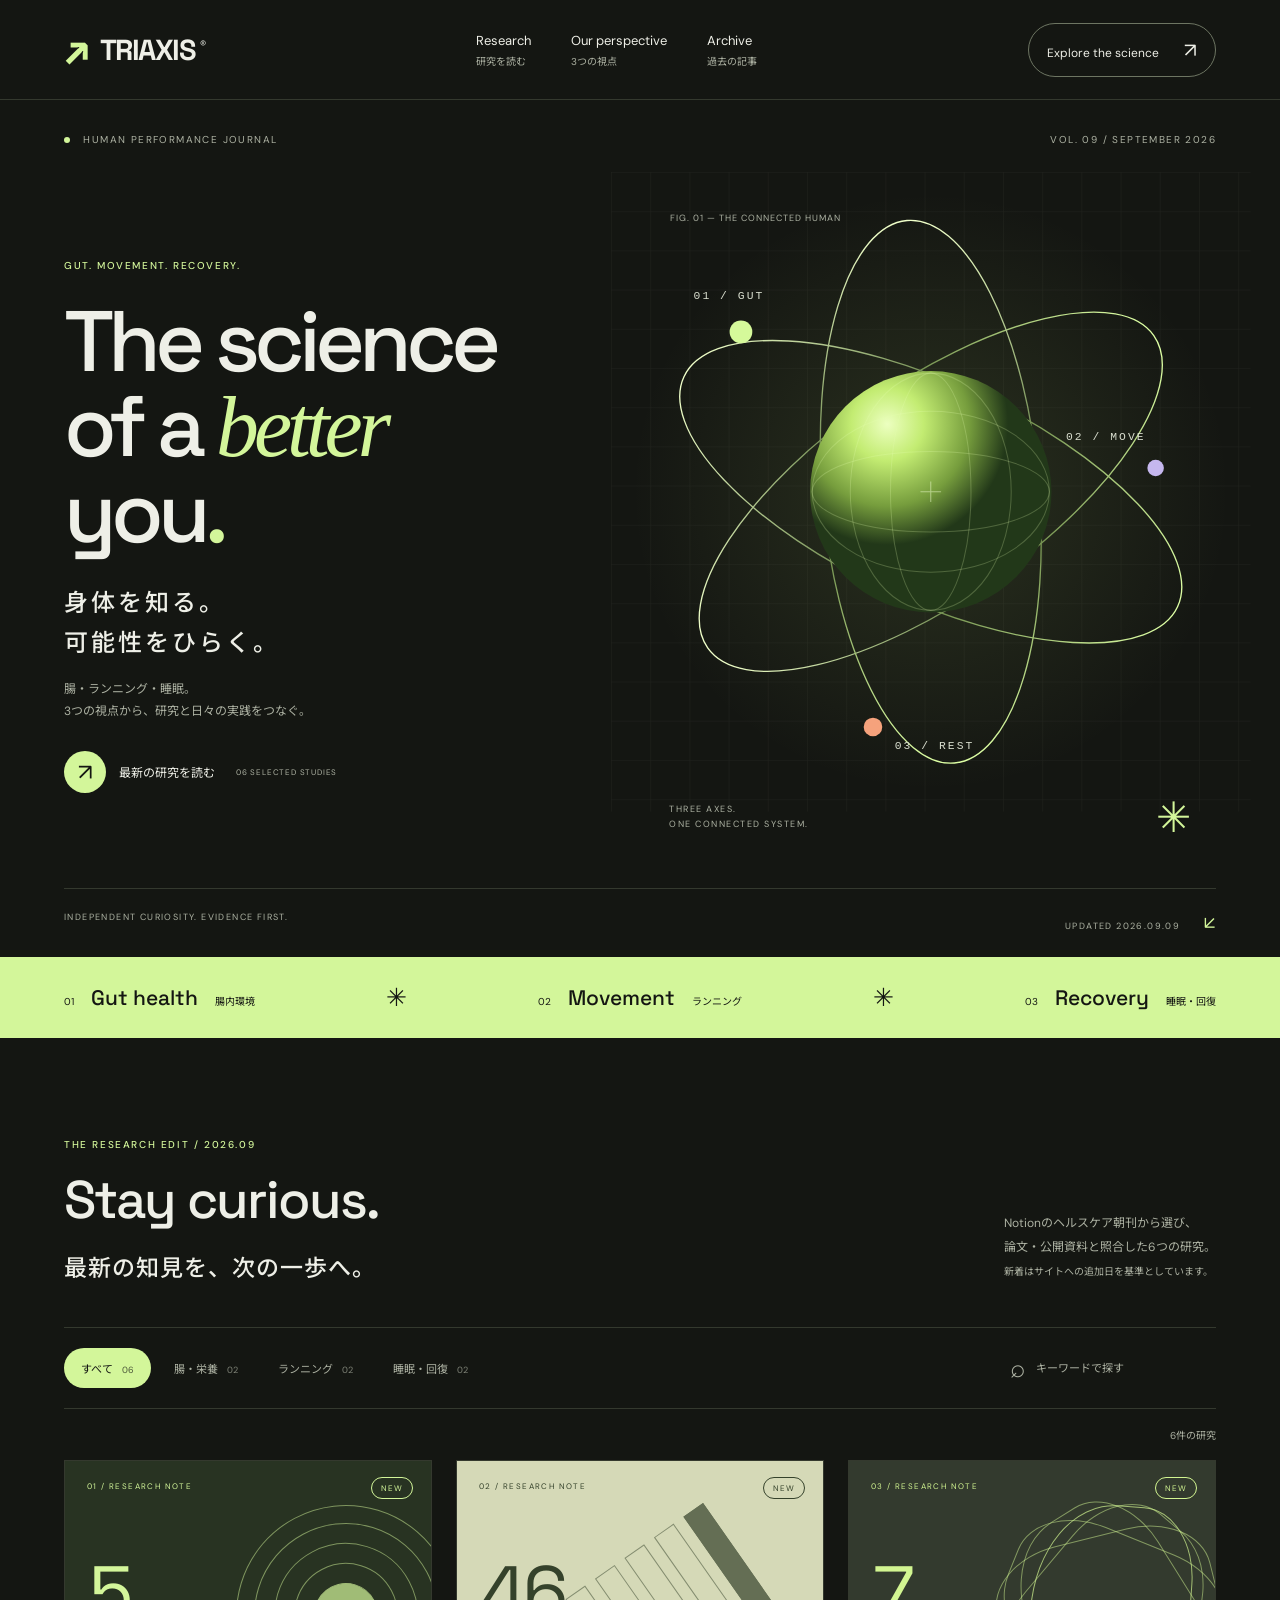
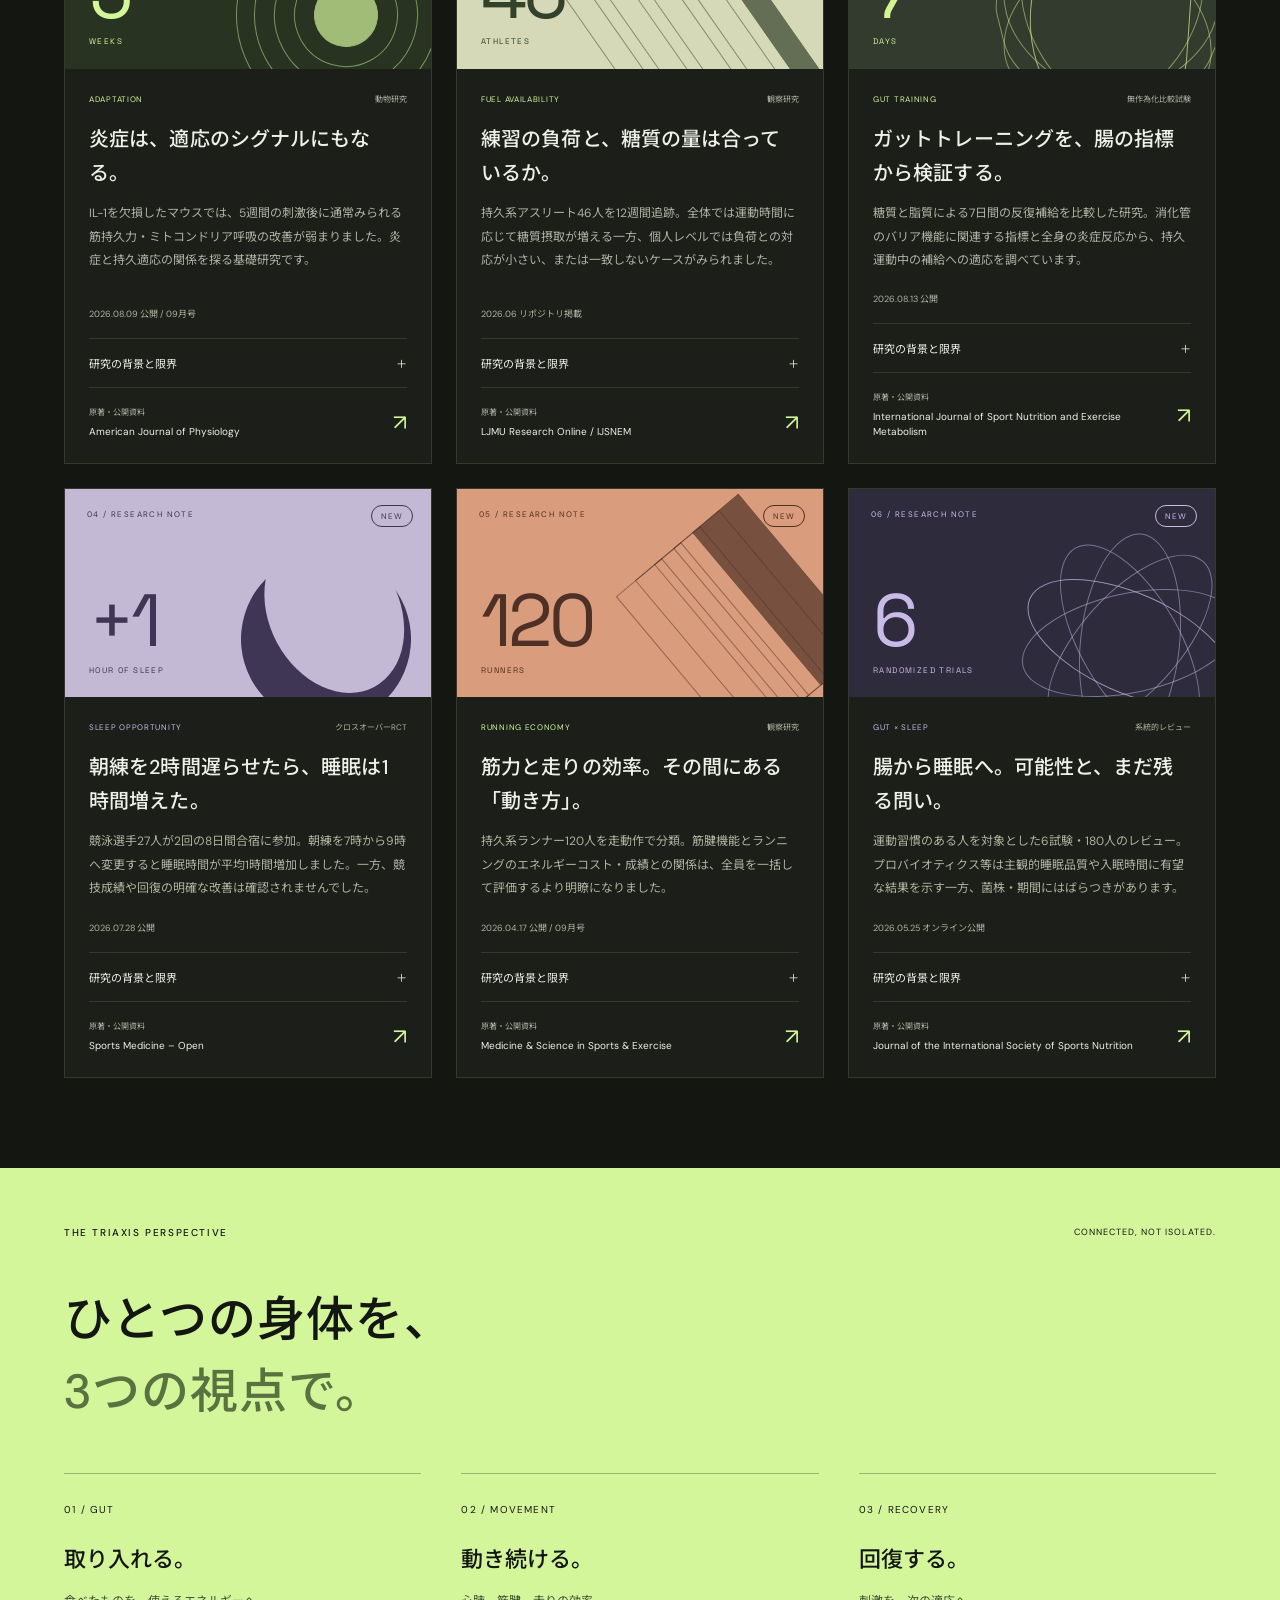
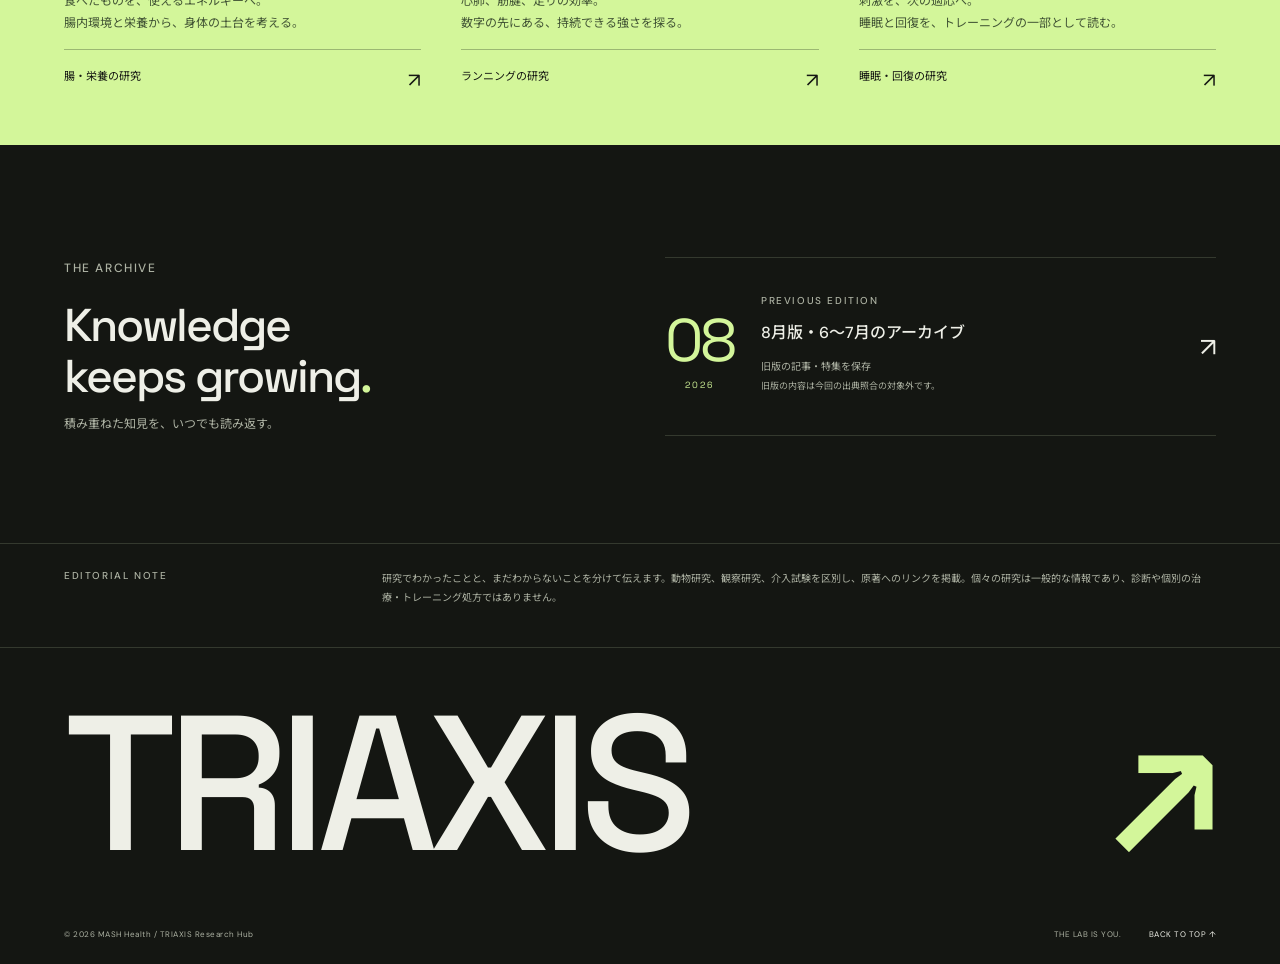
<file: index.html>
<!doctype html>
<html lang="ja"><head><meta charset="utf-8"><meta name="viewport" content="width=device-width, initial-scale=1"><title>TRIAXIS — The science of a better you.</title><meta name="description" content="腸・ランニング・睡眠のリサーチジャーナル。2026年9月9日更新、出典付き研究6選。"><meta property="og:title" content="TRIAXIS — The science of a better you."><meta property="og:description" content="身体を知る。可能性をひらく。"><meta property="og:type" content="website"><meta name="theme-color" content="#141612"><link rel="icon" href="favicon.svg" type="image/svg+xml"><link rel="preconnect" href="https://fonts.googleapis.com"><link rel="preconnect" href="https://fonts.gstatic.com" crossorigin><link href="https://fonts.googleapis.com/css2?family=DM+Sans:wght@400;500;600;700&family=Space+Grotesk:wght@400;500;600;700&family=Noto+Sans+JP:wght@400;500;600;700&display=swap" rel="stylesheet"><link rel="stylesheet" href="styles.css"><script src="app.js" defer></script></head><body>
<a href="#research" class="skip">研究一覧へスキップ</a>
<header class="header"><a class="brand" href="#top" aria-label="TRIAXIS トップ"><span class="brand-mark">↗</span>TRIAXIS<span class="brand-dot">®</span></a><nav aria-label="メインナビゲーション"><a href="#research">Research<span>研究を読む</span></a><a href="#perspective">Our perspective<span>3つの視点</span></a><a href="#archive">Archive<span>過去の記事</span></a></nav><a class="header-cta" href="#research">Explore the science <span>↗</span></a></header>
<main id="top"><section class="hero wrap" aria-labelledby="hero-title"><div class="hero-meta"><span><i class="status-dot"></i> HUMAN PERFORMANCE JOURNAL</span><span>VOL. 09 / SEPTEMBER 2026</span></div><div class="hero-grid"><div class="hero-copy"><p class="eyebrow">GUT. MOVEMENT. RECOVERY.</p><h1 id="hero-title">The science<br>of a <em>better</em><br>you<span class="accent">.</span></h1><p class="hero-ja">身体を知る。<br>可能性をひらく。</p><p class="hero-desc">腸・ランニング・睡眠。<br>3つの視点から、研究と日々の実践をつなぐ。</p><a class="round-link" href="#research"><span class="circle">↗</span> 最新の研究を読む <span class="small">06 SELECTED STUDIES</span></a></div><div class="hero-art"><div class="art-coordinates">FIG. 01 — THE CONNECTED HUMAN</div>
<svg class="orbital" viewBox="0 0 620 620" role="img" aria-label="腸・運動・回復をつなぐ3つの軌道"><defs><radialGradient id="sphere" cx="32%" cy="22%"><stop stop-color="#ecffc0"/><stop offset=".3" stop-color="#c3ec72"/><stop offset=".68" stop-color="#769d3d"/><stop offset="1" stop-color="#223819"/></radialGradient><radialGradient id="glow"><stop stop-color="#b9dd72" stop-opacity=".14"/><stop offset="1" stop-color="#b9dd72" stop-opacity="0"/></radialGradient><pattern id="grid" width="38" height="38" patternUnits="userSpaceOnUse"><path d="M38 0H0V38" fill="none" stroke="#b9c0ac" stroke-opacity=".075"/></pattern><linearGradient id="ring"><stop stop-color="#efffc9"/><stop offset=".5" stop-color="#59763b"/><stop offset="1" stop-color="#ddffa4"/></linearGradient></defs><rect width="620" height="620" fill="url(#grid)"/><circle cx="310" cy="310" r="290" fill="url(#glow)"/><g class="orbit-lines" fill="none" stroke="url(#ring)" stroke-width="1.3"><ellipse cx="310" cy="310" rx="264" ry="105" transform="rotate(-35 310 310)"/><ellipse cx="310" cy="310" rx="264" ry="105" transform="rotate(85 310 310)"/><ellipse cx="310" cy="310" rx="264" ry="105" transform="rotate(25 310 310)"/></g><circle cx="310" cy="310" r="117" fill="url(#sphere)"/><g fill="none" stroke="#e5ffb0" stroke-opacity=".23"><ellipse cx="310" cy="310" rx="115" ry="39"/><ellipse cx="310" cy="310" rx="115" ry="78"/><ellipse cx="310" cy="310" rx="39" ry="115"/><ellipse cx="310" cy="310" rx="78" ry="115"/></g><circle cx="126" cy="155" r="11" fill="#d5f99a"/><circle cx="528" cy="287" r="8" fill="#c5b7ee"/><circle cx="254" cy="538" r="9" fill="#f5a27c"/><g fill="#d9decf" font-size="11" font-family="monospace" letter-spacing="2"><text x="80" y="123">01 / GUT</text><text x="441" y="260">02 / MOVE</text><text x="275" y="559">03 / REST</text></g><path d="M300 310h20M310 300v20" stroke="#f1ffd4" opacity=".5"/></svg>
<div class="art-bottom"><span>THREE AXES.<br>ONE CONNECTED SYSTEM.</span><span class="art-symbol">✳</span></div></div></div><div class="hero-bottom"><span>INDEPENDENT CURIOSITY. EVIDENCE FIRST.</span><span>UPDATED <time datetime="2026-09-09">2026.09.09</time> <span class="accent">↙</span></span></div></section>
<div class="axis-strip"><div class="wrap"><span>01 <b>Gut health</b> 腸内環境</span><span class="asterisk">✳</span><span>02 <b>Movement</b> ランニング</span><span class="asterisk">✳</span><span>03 <b>Recovery</b> 睡眠・回復</span></div></div>
<section class="research wrap" id="research"><div class="section-top"><div><p class="eyebrow">THE RESEARCH EDIT / 2026.09</p><h2>Stay curious.<br><span>最新の知見を、次の一歩へ。</span></h2></div><p class="section-note">Notionのヘルスケア朝刊から選び、<br>論文・公開資料と照合した6つの研究。<br><small>新着はサイトへの追加日を基準としています。</small></p></div><div class="controls"><div class="filters" role="group" aria-label="分野で絞り込む"><button data-filter="all" aria-pressed="true">すべて <span>06</span></button><button data-filter="gut" aria-pressed="false">腸・栄養 <span>02</span></button><button data-filter="running" aria-pressed="false">ランニング <span>02</span></button><button data-filter="sleep" aria-pressed="false">睡眠・回復 <span>02</span></button></div><label class="search"><span aria-hidden="true">⌕</span><input id="search" type="search" aria-label="研究をキーワード検索" placeholder="キーワードで探す" autocomplete="off"></label></div><p id="result-count" class="result-count" role="status">6件の研究</p><div class="article-grid" id="article-grid"><article class="study running" id="signal" data-category="running"><div class="study-visual visual-0"><span class="study-index">01 / RESEARCH NOTE</span><span class="new-badge">NEW</span><div class="mini-art" aria-hidden="true"><i></i><i></i><i></i><i></i><i></i></div><div class="visual-metric">5<span>WEEKS</span></div></div><div class="study-content"><div class="study-meta"><span class="category-tag">ADAPTATION</span><span>動物研究</span></div><h3>炎症は、適応のシグナルにもなる。</h3><p class="summary">IL-1を欠損したマウスでは、5週間の刺激後に通常みられる筋持久力・ミトコンドリア呼吸の改善が弱まりました。炎症と持久適応の関係を探る基礎研究です。</p><div class="study-date">2026.08.09 公開 / 09月号</div><details><summary>研究の背景と限界 <span>＋</span></summary><div class="details-body"><p>野生型とIL-1α/β欠損マウスを比較。電気刺激による持久トレーニングを週3回、5週間実施しました。IL-1シグナルとp38 MAPK、PGC-1αの関与が示唆されています。</p><h4>読み解くときの注意点</h4><p>マウス・電気刺激モデルの結果です。人の練習法や抗炎症薬の使用判断に直接当てはめることはできません。</p></div></details><a class="source-link" href="https://pubmed.ncbi.nlm.nih.gov/42572021/" target="_blank" rel="noopener noreferrer"><span><small>原著・公開資料</small>American Journal of Physiology</span><span aria-hidden="true">↗</span></a></div></article>
<article class="study gut" id="fuel" data-category="gut"><div class="study-visual visual-1"><span class="study-index">02 / RESEARCH NOTE</span><span class="new-badge">NEW</span><div class="mini-art" aria-hidden="true"><i></i><i></i><i></i><i></i><i></i></div><div class="visual-metric">46<span>ATHLETES</span></div></div><div class="study-content"><div class="study-meta"><span class="category-tag">FUEL AVAILABILITY</span><span>観察研究</span></div><h3>練習の負荷と、糖質の量は合っているか。</h3><p class="summary">持久系アスリート46人を12週間追跡。全体では運動時間に応じて糖質摂取が増える一方、個人レベルでは負荷との対応が小さい、または一致しないケースがみられました。</p><div class="study-date">2026.06 リポジトリ掲載</div><details><summary>研究の背景と限界 <span>＋</span></summary><div class="details-body"><p>食事3,718日・トレーニング3,160日の自己申告データを分析。平均糖質摂取量は3.9 ± 1.5 g/kg/日で、負荷に対する調整の程度には個人差がありました。</p><h4>読み解くときの注意点</h4><p>自己申告による観察研究です。特定の糖質量で記録が改善することを証明した介入試験ではありません。</p></div></details><a class="source-link" href="https://researchonline.ljmu.ac.uk/id/eprint/28685/" target="_blank" rel="noopener noreferrer"><span><small>原著・公開資料</small>LJMU Research Online / IJSNEM</span><span aria-hidden="true">↗</span></a></div></article>
<article class="study gut" id="gut-training" data-category="gut"><div class="study-visual visual-2"><span class="study-index">03 / RESEARCH NOTE</span><span class="new-badge">NEW</span><div class="mini-art" aria-hidden="true"><i></i><i></i><i></i><i></i><i></i></div><div class="visual-metric">7<span>DAYS</span></div></div><div class="study-content"><div class="study-meta"><span class="category-tag">GUT TRAINING</span><span>無作為化比較試験</span></div><h3>ガットトレーニングを、腸の指標から検証する。</h3><p class="summary">糖質と脂質による7日間の反復補給を比較した研究。消化管のバリア機能に関連する指標と全身の炎症反応から、持久運動中の補給への適応を調べています。</p><div class="study-date">2026.08.13 公開</div><details><summary>研究の背景と限界 <span>＋</span></summary><div class="details-body"><p>持久系アスリートを対象に、糖質と脂質を使った反復補給を比較。論文はI-FABP、sCD14、CRPなどを用い、胃腸の主観的な症状だけでは捉えきれない反応を扱っています。</p><h4>読み解くときの注意点</h4><p>短期間の研究です。高糖質補給の万人への安全性や、脂質補給による競技力向上を保証するものではありません。</p></div></details><a class="source-link" href="https://pubmed.ncbi.nlm.nih.gov/42601059/" target="_blank" rel="noopener noreferrer"><span><small>原著・公開資料</small>International Journal of Sport Nutrition and Exercise Metabolism</span><span aria-hidden="true">↗</span></a></div></article>
<article class="study sleep" id="sleep-time" data-category="sleep"><div class="study-visual visual-3"><span class="study-index">04 / RESEARCH NOTE</span><span class="new-badge">NEW</span><div class="mini-art" aria-hidden="true"><i></i><i></i><i></i><i></i><i></i></div><div class="visual-metric">+1<span>HOUR OF SLEEP</span></div></div><div class="study-content"><div class="study-meta"><span class="category-tag">SLEEP OPPORTUNITY</span><span>クロスオーバーRCT</span></div><h3>朝練を2時間遅らせたら、睡眠は1時間増えた。</h3><p class="summary">競泳選手27人が2回の8日間合宿に参加。朝練を7時から9時へ変更すると睡眠時間が平均1時間増加しました。一方、競技成績や回復の明確な改善は確認されませんでした。</p><div class="study-date">2026.07.28 公開</div><details><summary>研究の背景と限界 <span>＋</span></summary><div class="details-body"><p>平均15.6歳の国内レベルの競泳選手を対象に、朝練開始時刻を無作為に割り当て。睡眠は活動量計と日誌、成績は100m・800mのタイムトライアルで評価しました。</p><h4>読み解くときの注意点</h4><p>若年競泳選手の短期合宿の結果です。成人ランナーへの一般化や、長期のパフォーマンス向上は未確認です。</p></div></details><a class="source-link" href="https://link.springer.com/article/10.1186/s40798-026-01086-x" target="_blank" rel="noopener noreferrer"><span><small>原著・公開資料</small>Sports Medicine – Open</span><span aria-hidden="true">↗</span></a></div></article>
<article class="study running" id="economy" data-category="running"><div class="study-visual visual-4"><span class="study-index">05 / RESEARCH NOTE</span><span class="new-badge">NEW</span><div class="mini-art" aria-hidden="true"><i></i><i></i><i></i><i></i><i></i></div><div class="visual-metric">120<span>RUNNERS</span></div></div><div class="study-content"><div class="study-meta"><span class="category-tag">RUNNING ECONOMY</span><span>観察研究</span></div><h3>筋力と走りの効率。その間にある「動き方」。</h3><p class="summary">持久系ランナー120人を走動作で分類。筋腱機能とランニングのエネルギーコスト・成績との関係は、全員を一括して評価するより明瞭になりました。</p><div class="study-date">2026.04.17 公開 / 09月号</div><details><summary>研究の背景と限界 <span>＋</span></summary><div class="details-body"><p>女性60人を含む120人について筋力・ジャンプ能力を測定し、接地角度と膝の動きでグループ化。走動作や性別を考慮した筋腱機能の評価を検討しています。</p><h4>読み解くときの注意点</h4><p>関連を分析した研究です。特定のフォームへ変えることや筋トレ種目の変更で速くなると証明したものではありません。</p></div></details><a class="source-link" href="https://pmc.ncbi.nlm.nih.gov/articles/PMC13446922/" target="_blank" rel="noopener noreferrer"><span><small>原著・公開資料</small>Medicine &amp; Science in Sports &amp; Exercise</span><span aria-hidden="true">↗</span></a></div></article>
<article class="study sleep" id="gut-sleep" data-category="sleep"><div class="study-visual visual-5"><span class="study-index">06 / RESEARCH NOTE</span><span class="new-badge">NEW</span><div class="mini-art" aria-hidden="true"><i></i><i></i><i></i><i></i><i></i></div><div class="visual-metric">6<span>RANDOMIZED TRIALS</span></div></div><div class="study-content"><div class="study-meta"><span class="category-tag">GUT × SLEEP</span><span>系統的レビュー</span></div><h3>腸から睡眠へ。可能性と、まだ残る問い。</h3><p class="summary">運動習慣のある人を対象とした6試験・180人のレビュー。プロバイオティクス等は主観的睡眠品質や入眠時間に有望な結果を示す一方、菌株・期間にはばらつきがあります。</p><div class="study-date">2026.05.25 オンライン公開</div><details><summary>研究の背景と限界 <span>＋</span></summary><div class="details-body"><p>介入期間は4〜17週間。12の主要睡眠アウトカムのうち9つが補充群に有利な方向でした。統合効果量を計算するメタ解析ではなく、SWiM方式による統合です。</p><h4>読み解くときの注意点</h4><p>試験数と参加者が少なく、主観的指標も含まれます。すべての製品や菌株に同じ効果があるとは言えません。</p></div></details><a class="source-link" href="https://pubmed.ncbi.nlm.nih.gov/42184272/" target="_blank" rel="noopener noreferrer"><span><small>原著・公開資料</small>Journal of the International Society of Sports Nutrition</span><span aria-hidden="true">↗</span></a></div></article></div><div class="empty" id="empty" hidden><h3>一致する研究がありません。</h3><p>別のキーワードや分野で探してみてください。</p><button id="reset" class="text-button">検索条件をリセット ↗</button></div></section>
<section class="perspective wrap" id="perspective"><div class="perspective-top"><p class="eyebrow">THE TRIAXIS PERSPECTIVE</p><span>CONNECTED, NOT ISOLATED.</span></div><h2>ひとつの身体を、<br><span>3つの視点で。</span></h2><div class="perspective-grid"><div><span class="axis-number">01 / GUT</span><h3>取り入れる。</h3><p>食べたものを、使えるエネルギーへ。<br>腸内環境と栄養から、身体の土台を考える。</p><button class="axis-link" data-jump="gut">腸・栄養の研究 <span>↗</span></button></div><div><span class="axis-number">02 / MOVEMENT</span><h3>動き続ける。</h3><p>心肺、筋腱、走りの効率。<br>数字の先にある、持続できる強さを探る。</p><button class="axis-link" data-jump="running">ランニングの研究 <span>↗</span></button></div><div><span class="axis-number">03 / RECOVERY</span><h3>回復する。</h3><p>刺激を、次の適応へ。<br>睡眠と回復を、トレーニングの一部として読む。</p><button class="axis-link" data-jump="sleep">睡眠・回復の研究 <span>↗</span></button></div></div></section>
<section class="archive wrap" id="archive"><div><p class="eyebrow">THE ARCHIVE</p><h2>Knowledge<br>keeps growing<span class="accent">.</span></h2><p>積み重ねた知見を、いつでも読み返す。</p></div><a class="archive-item" href="archive-2026-08.html"><span class="archive-month">08<small>2026</small></span><div><span class="eyebrow">PREVIOUS EDITION</span><h3>8月版・6〜7月のアーカイブ</h3><p>旧版の記事・特集を保存<br><small>旧版の内容は今回の出典照合の対象外です。</small></p></div><span class="archive-arrow">↗</span></a></section>
<section class="editorial wrap"><span class="eyebrow">EDITORIAL NOTE</span><p>研究でわかったことと、まだわからないことを分けて伝えます。動物研究、観察研究、介入試験を区別し、原著へのリンクを掲載。個々の研究は一般的な情報であり、診断や個別の治療・トレーニング処方ではありません。</p></section></main>
<footer class="footer wrap"><a href="#top" class="footer-brand">TRIAXIS<span>↗</span></a><div><span>© 2026 MASH Health / TRIAXIS Research Hub</span><span>THE LAB IS YOU. <a href="#top" aria-label="ページの先頭へ">BACK TO TOP ↑</a></span></div></footer></body></html>
</file>
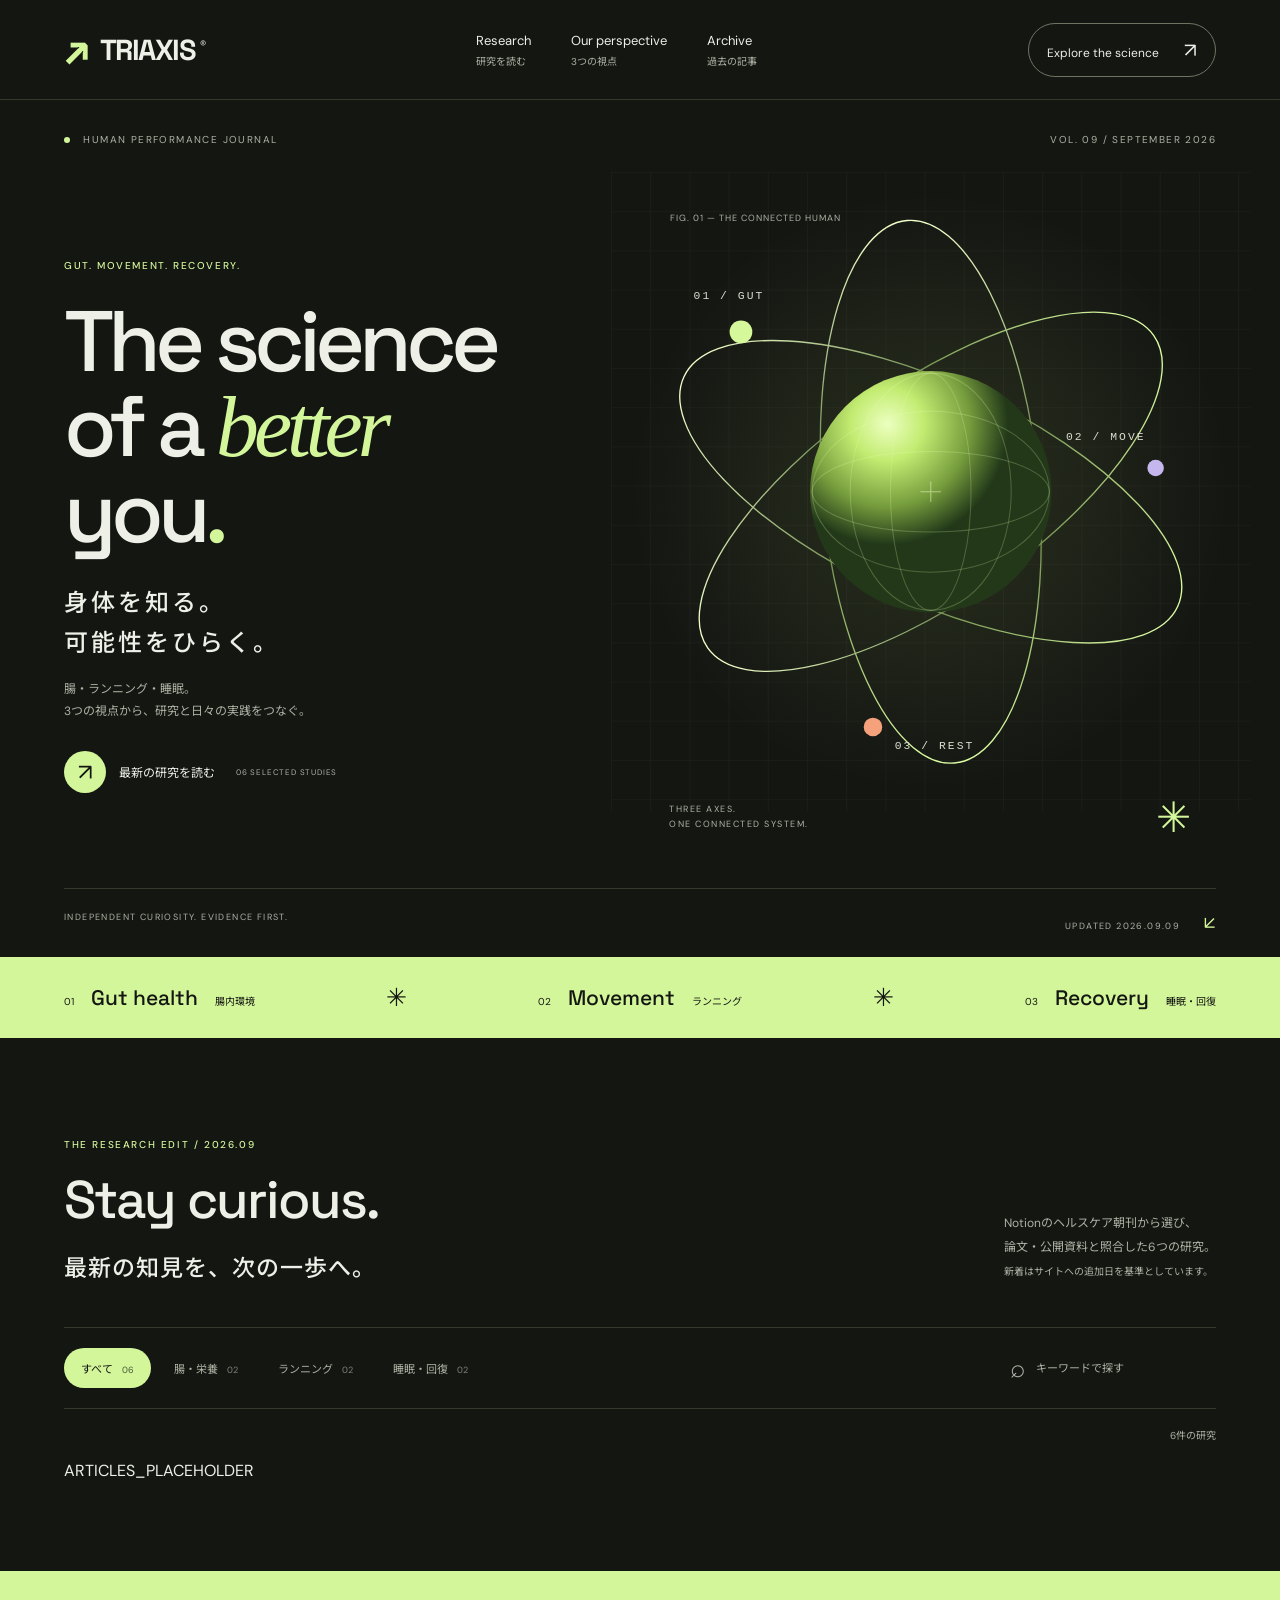
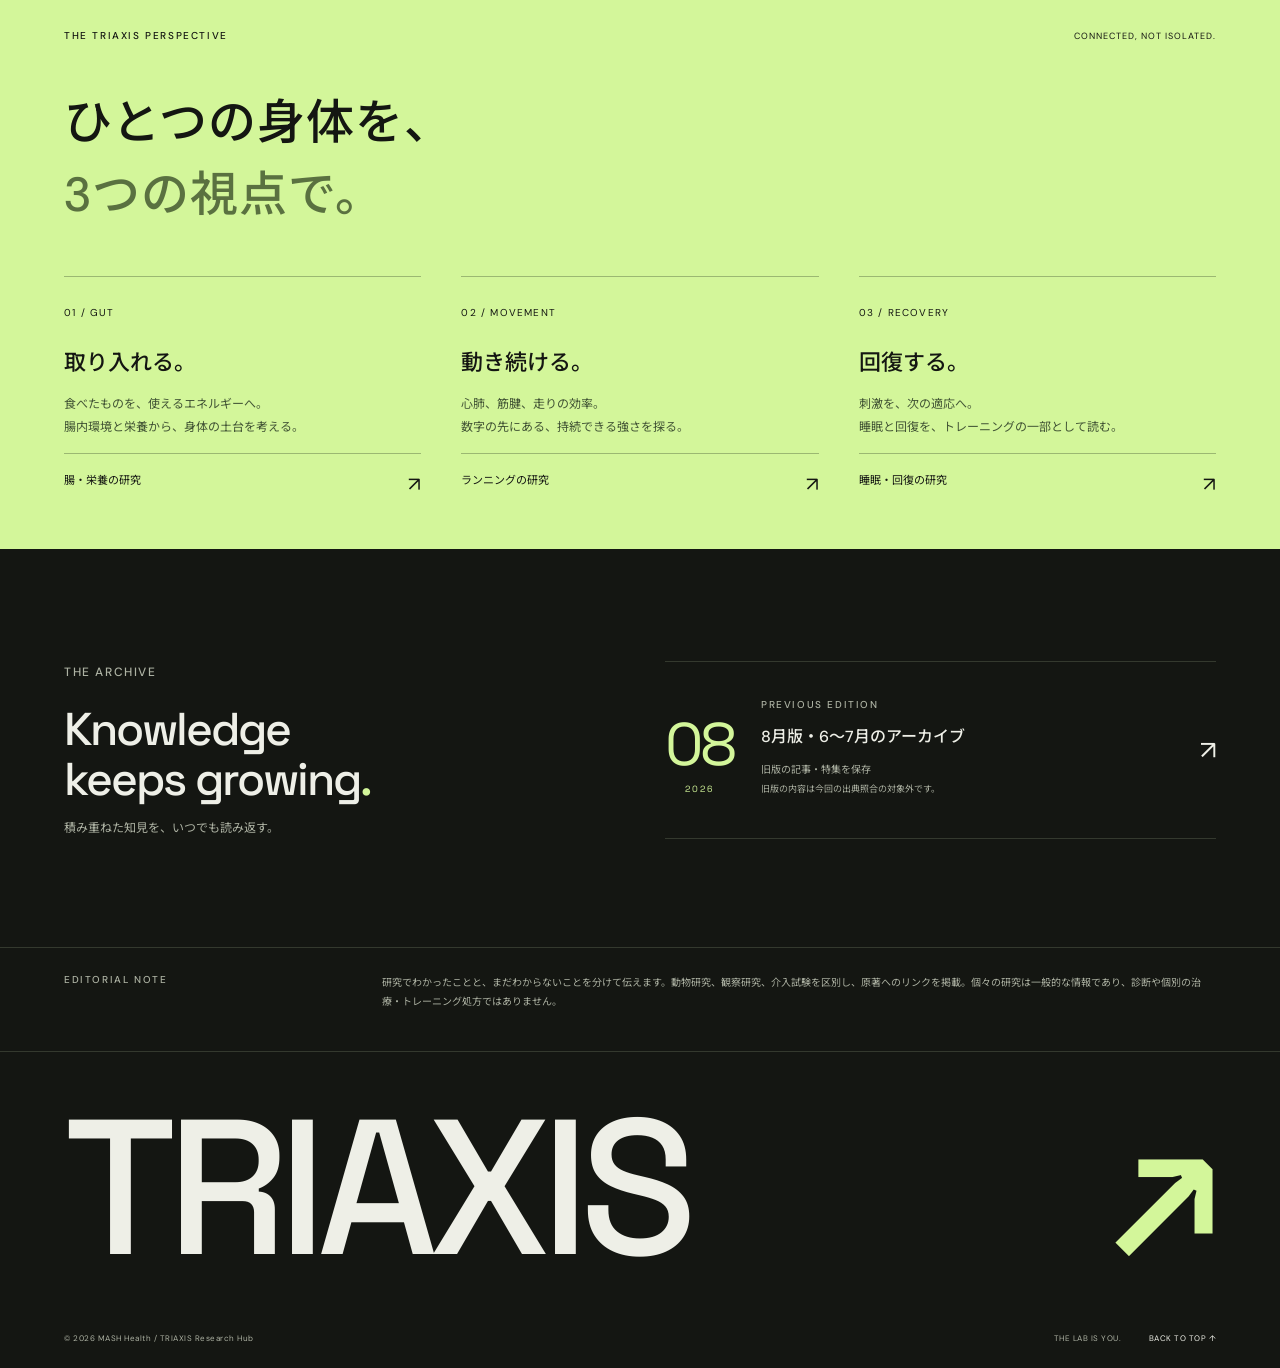
<file: template.html>
<!doctype html>
<html lang="ja"><head><meta charset="utf-8"><meta name="viewport" content="width=device-width, initial-scale=1"><title>TRIAXIS — The science of a better you.</title><meta name="description" content="腸・ランニング・睡眠のリサーチジャーナル。2026年9月9日更新、出典付き研究6選。"><meta property="og:title" content="TRIAXIS — The science of a better you."><meta property="og:description" content="身体を知る。可能性をひらく。"><meta property="og:type" content="website"><meta name="theme-color" content="#141612"><link rel="icon" href="favicon.svg" type="image/svg+xml"><link rel="preconnect" href="https://fonts.googleapis.com"><link rel="preconnect" href="https://fonts.gstatic.com" crossorigin><link href="https://fonts.googleapis.com/css2?family=DM+Sans:wght@400;500;600;700&family=Space+Grotesk:wght@400;500;600;700&family=Noto+Sans+JP:wght@400;500;600;700&display=swap" rel="stylesheet"><link rel="stylesheet" href="styles.css"><script src="app.js" defer></script></head><body>
<a href="#research" class="skip">研究一覧へスキップ</a>
<header class="header"><a class="brand" href="#top" aria-label="TRIAXIS トップ"><span class="brand-mark">↗</span>TRIAXIS<span class="brand-dot">®</span></a><nav aria-label="メインナビゲーション"><a href="#research">Research<span>研究を読む</span></a><a href="#perspective">Our perspective<span>3つの視点</span></a><a href="#archive">Archive<span>過去の記事</span></a></nav><a class="header-cta" href="#research">Explore the science <span>↗</span></a></header>
<main id="top"><section class="hero wrap" aria-labelledby="hero-title"><div class="hero-meta"><span><i class="status-dot"></i> HUMAN PERFORMANCE JOURNAL</span><span>VOL. 09 / SEPTEMBER 2026</span></div><div class="hero-grid"><div class="hero-copy"><p class="eyebrow">GUT. MOVEMENT. RECOVERY.</p><h1 id="hero-title">The science<br>of a <em>better</em><br>you<span class="accent">.</span></h1><p class="hero-ja">身体を知る。<br>可能性をひらく。</p><p class="hero-desc">腸・ランニング・睡眠。<br>3つの視点から、研究と日々の実践をつなぐ。</p><a class="round-link" href="#research"><span class="circle">↗</span> 最新の研究を読む <span class="small">06 SELECTED STUDIES</span></a></div><div class="hero-art"><div class="art-coordinates">FIG. 01 — THE CONNECTED HUMAN</div>
<svg class="orbital" viewBox="0 0 620 620" role="img" aria-label="腸・運動・回復をつなぐ3つの軌道"><defs><radialGradient id="sphere" cx="32%" cy="22%"><stop stop-color="#ecffc0"/><stop offset=".3" stop-color="#c3ec72"/><stop offset=".68" stop-color="#769d3d"/><stop offset="1" stop-color="#223819"/></radialGradient><radialGradient id="glow"><stop stop-color="#b9dd72" stop-opacity=".14"/><stop offset="1" stop-color="#b9dd72" stop-opacity="0"/></radialGradient><pattern id="grid" width="38" height="38" patternUnits="userSpaceOnUse"><path d="M38 0H0V38" fill="none" stroke="#b9c0ac" stroke-opacity=".075"/></pattern><linearGradient id="ring"><stop stop-color="#efffc9"/><stop offset=".5" stop-color="#59763b"/><stop offset="1" stop-color="#ddffa4"/></linearGradient></defs><rect width="620" height="620" fill="url(#grid)"/><circle cx="310" cy="310" r="290" fill="url(#glow)"/><g class="orbit-lines" fill="none" stroke="url(#ring)" stroke-width="1.3"><ellipse cx="310" cy="310" rx="264" ry="105" transform="rotate(-35 310 310)"/><ellipse cx="310" cy="310" rx="264" ry="105" transform="rotate(85 310 310)"/><ellipse cx="310" cy="310" rx="264" ry="105" transform="rotate(25 310 310)"/></g><circle cx="310" cy="310" r="117" fill="url(#sphere)"/><g fill="none" stroke="#e5ffb0" stroke-opacity=".23"><ellipse cx="310" cy="310" rx="115" ry="39"/><ellipse cx="310" cy="310" rx="115" ry="78"/><ellipse cx="310" cy="310" rx="39" ry="115"/><ellipse cx="310" cy="310" rx="78" ry="115"/></g><circle cx="126" cy="155" r="11" fill="#d5f99a"/><circle cx="528" cy="287" r="8" fill="#c5b7ee"/><circle cx="254" cy="538" r="9" fill="#f5a27c"/><g fill="#d9decf" font-size="11" font-family="monospace" letter-spacing="2"><text x="80" y="123">01 / GUT</text><text x="441" y="260">02 / MOVE</text><text x="275" y="559">03 / REST</text></g><path d="M300 310h20M310 300v20" stroke="#f1ffd4" opacity=".5"/></svg>
<div class="art-bottom"><span>THREE AXES.<br>ONE CONNECTED SYSTEM.</span><span class="art-symbol">✳</span></div></div></div><div class="hero-bottom"><span>INDEPENDENT CURIOSITY. EVIDENCE FIRST.</span><span>UPDATED <time datetime="2026-09-09">2026.09.09</time> <span class="accent">↙</span></span></div></section>
<div class="axis-strip"><div class="wrap"><span>01 <b>Gut health</b> 腸内環境</span><span class="asterisk">✳</span><span>02 <b>Movement</b> ランニング</span><span class="asterisk">✳</span><span>03 <b>Recovery</b> 睡眠・回復</span></div></div>
<section class="research wrap" id="research"><div class="section-top"><div><p class="eyebrow">THE RESEARCH EDIT / 2026.09</p><h2>Stay curious.<br><span>最新の知見を、次の一歩へ。</span></h2></div><p class="section-note">Notionのヘルスケア朝刊から選び、<br>論文・公開資料と照合した6つの研究。<br><small>新着はサイトへの追加日を基準としています。</small></p></div><div class="controls"><div class="filters" role="group" aria-label="分野で絞り込む"><button data-filter="all" aria-pressed="true">すべて <span>06</span></button><button data-filter="gut" aria-pressed="false">腸・栄養 <span>02</span></button><button data-filter="running" aria-pressed="false">ランニング <span>02</span></button><button data-filter="sleep" aria-pressed="false">睡眠・回復 <span>02</span></button></div><label class="search"><span aria-hidden="true">⌕</span><input id="search" type="search" aria-label="研究をキーワード検索" placeholder="キーワードで探す" autocomplete="off"></label></div><p id="result-count" class="result-count" role="status">6件の研究</p><div class="article-grid" id="article-grid">ARTICLES_PLACEHOLDER</div><div class="empty" id="empty" hidden><h3>一致する研究がありません。</h3><p>別のキーワードや分野で探してみてください。</p><button id="reset" class="text-button">検索条件をリセット ↗</button></div></section>
<section class="perspective wrap" id="perspective"><div class="perspective-top"><p class="eyebrow">THE TRIAXIS PERSPECTIVE</p><span>CONNECTED, NOT ISOLATED.</span></div><h2>ひとつの身体を、<br><span>3つの視点で。</span></h2><div class="perspective-grid"><div><span class="axis-number">01 / GUT</span><h3>取り入れる。</h3><p>食べたものを、使えるエネルギーへ。<br>腸内環境と栄養から、身体の土台を考える。</p><button class="axis-link" data-jump="gut">腸・栄養の研究 <span>↗</span></button></div><div><span class="axis-number">02 / MOVEMENT</span><h3>動き続ける。</h3><p>心肺、筋腱、走りの効率。<br>数字の先にある、持続できる強さを探る。</p><button class="axis-link" data-jump="running">ランニングの研究 <span>↗</span></button></div><div><span class="axis-number">03 / RECOVERY</span><h3>回復する。</h3><p>刺激を、次の適応へ。<br>睡眠と回復を、トレーニングの一部として読む。</p><button class="axis-link" data-jump="sleep">睡眠・回復の研究 <span>↗</span></button></div></div></section>
<section class="archive wrap" id="archive"><div><p class="eyebrow">THE ARCHIVE</p><h2>Knowledge<br>keeps growing<span class="accent">.</span></h2><p>積み重ねた知見を、いつでも読み返す。</p></div><a class="archive-item" href="archive-2026-08.html"><span class="archive-month">08<small>2026</small></span><div><span class="eyebrow">PREVIOUS EDITION</span><h3>8月版・6〜7月のアーカイブ</h3><p>旧版の記事・特集を保存<br><small>旧版の内容は今回の出典照合の対象外です。</small></p></div><span class="archive-arrow">↗</span></a></section>
<section class="editorial wrap"><span class="eyebrow">EDITORIAL NOTE</span><p>研究でわかったことと、まだわからないことを分けて伝えます。動物研究、観察研究、介入試験を区別し、原著へのリンクを掲載。個々の研究は一般的な情報であり、診断や個別の治療・トレーニング処方ではありません。</p></section></main>
<footer class="footer wrap"><a href="#top" class="footer-brand">TRIAXIS<span>↗</span></a><div><span>© 2026 MASH Health / TRIAXIS Research Hub</span><span>THE LAB IS YOU. <a href="#top" aria-label="ページの先頭へ">BACK TO TOP ↑</a></span></div></footer></body></html>
</file>
<file: styles.css>
:root{--bg:#141612;--panel:#1c1f19;--ink:#eeefe7;--muted:#adb2a3;--line:#34392e;--lime:#d3f69a;--sans:'DM Sans','Noto Sans JP',sans-serif;--display:'Space Grotesk','Noto Sans JP',sans-serif}
*{box-sizing:border-box}html{scroll-behavior:smooth;scroll-padding-top:105px}body{margin:0;background:var(--bg);color:var(--ink);font-family:var(--sans);-webkit-font-smoothing:antialiased}a{color:inherit;text-decoration:none}button,input{font:inherit}button,a,input,summary{-webkit-tap-highlight-color:transparent}button{cursor:pointer}button:focus-visible,a:focus-visible,input:focus-visible,summary:focus-visible{outline:2px solid var(--lime);outline-offset:5px}::selection{background:var(--lime);color:var(--bg)}[hidden]{display:none!important}.wrap{max-width:1440px;margin:auto;padding-left:64px;padding-right:64px}.header{height:100px;display:flex;align-items:center;justify-content:space-between;padding:0 64px;border-bottom:1px solid var(--line);gap:28px}.brand{font-family:var(--display);font-size:29px;font-weight:700;letter-spacing:-1.5px;display:flex;align-items:center;gap:10px}.brand-mark{color:var(--lime);font-size:43px;line-height:1}.brand-dot{font-size:12px;align-self:flex-start;margin-top:9px;margin-left:-5px}.header nav{display:flex;gap:40px}.header nav a{font-size:13px}.header nav span{display:block;font-size:10px;color:var(--muted);margin-top:4px}.header nav a:hover{color:var(--lime)}.header-cta{font-size:12px;border:1px solid #6d7562;padding:13px 18px;border-radius:30px}.header-cta span{margin-left:22px;font-size:20px}.skip{position:absolute;top:-100px;background:var(--lime);color:var(--bg);padding:14px;z-index:10}.skip:focus{top:0}.hero-meta,.hero-bottom{display:flex;justify-content:space-between;font-size:10px;letter-spacing:1.4px;color:var(--muted)}.hero-meta{padding:33px 0 26px}.status-dot{display:inline-block;width:6px;height:6px;background:var(--lime);border-radius:50%;margin-right:9px}.hero-grid{display:grid;grid-template-columns:1fr 1fr;align-items:center;gap:10px}.eyebrow{font-size:10px;font-weight:500;letter-spacing:1.6px}.hero-copy{padding:30px 0 48px;position:relative;z-index:1}.hero-copy>.eyebrow{color:var(--lime);margin-bottom:28px}h1{font-family:var(--display);font-size:clamp(64px,6.7vw,103px);font-weight:500;line-height:.99;letter-spacing:-6px;margin:0 0 28px}h1 em{font-family:Georgia,serif;font-weight:400;color:var(--lime);letter-spacing:-5px}.accent{color:var(--lime)}.hero-ja{font-size:24px;line-height:1.65;letter-spacing:3px;margin:0 0 15px;font-weight:500}.hero-desc{font-size:12px;color:var(--muted);line-height:1.9}.round-link{display:flex;align-items:center;gap:13px;margin-top:28px;font-size:12px}.circle{width:42px;height:42px;display:grid;place-items:center;background:var(--lime);border-radius:50%;color:var(--bg);font-size:23px;transition:transform .2s}.round-link:hover .circle{transform:rotate(45deg)}.small{font-size:8px;color:var(--muted);letter-spacing:.8px;margin-left:8px}.hero-art{position:relative;min-width:0;align-self:stretch;display:flex;flex-direction:column;justify-content:center}.orbital{width:112%;max-width:none;margin-left:-6%;overflow:visible}.art-coordinates{position:absolute;top:40px;left:25px;font-size:9px;letter-spacing:1px;color:var(--muted)}.art-bottom{display:flex;align-items:center;justify-content:space-between;font-size:9px;line-height:1.7;letter-spacing:1.5px;padding:0 24px 35px;margin-top:-30px;color:var(--muted)}.art-symbol{font-size:42px;color:var(--lime)}.orbit-lines{transform-origin:310px 310px;animation:orbit 70s linear infinite}@keyframes orbit{to{transform:rotate(360deg)}}.hero-bottom{padding:22px 0;border-top:1px solid var(--line);font-size:9px}.hero-bottom .accent{font-size:18px;margin-left:20px}.axis-strip{background:var(--lime);color:var(--bg);padding:24px 0}.axis-strip>.wrap{display:flex;align-items:center;justify-content:space-between;gap:20px}.axis-strip span{font-size:10px;white-space:nowrap}.axis-strip b{font-family:var(--display);font-size:21px;margin:0 14px;font-weight:500}.axis-strip .asterisk{font-size:25px}.research{padding-top:90px;padding-bottom:90px}.section-top{display:flex;align-items:flex-end;justify-content:space-between;gap:30px;margin-bottom:36px}.section-top .eyebrow{color:var(--lime);margin-bottom:20px}h2{font-family:var(--display);font-size:53px;font-weight:500;line-height:1.1;letter-spacing:-2px;margin:0}.section-top h2 span{font-family:var(--sans);font-size:23px;letter-spacing:1px;line-height:2}.section-note{font-size:12px;line-height:2;color:var(--muted);margin:0 0 8px}.section-note small{font-size:10px}.controls{display:flex;justify-content:space-between;gap:20px;align-items:center;padding:20px 0;border-top:1px solid var(--line);border-bottom:1px solid var(--line)}.filters{display:flex;gap:6px;flex-wrap:wrap}.filters button{background:transparent;border:1px solid transparent;color:var(--muted);border-radius:30px;padding:11px 16px;font-size:11px;transition:background .2s,color .2s}.filters button span{font-size:9px;margin-left:6px;opacity:.7}.filters button[aria-pressed=true]{background:var(--lime);color:var(--bg)}.filters button:hover{border-color:var(--lime)}.search{display:flex;align-items:center;gap:10px;color:var(--muted)}.search>span{font-size:26px}.search input{width:180px;border:0;background:none;color:var(--ink);font-size:11px;padding:8px 0}.search input::placeholder{color:var(--muted)}.result-count{font-size:10px;color:var(--muted);text-align:right;margin:18px 0}.article-grid{display:grid;grid-template-columns:repeat(3,minmax(0,1fr));gap:24px}.study{background:var(--panel);border:1px solid var(--line);display:flex;flex-direction:column;min-width:0;transition:border-color .25s,transform .25s}.study:hover{border-color:#778366;transform:translateY(-4px)}.study-visual{height:208px;position:relative;overflow:hidden;background:#283322;color:#d3f69a}.study-index{position:absolute;top:20px;left:22px;font-size:8px;letter-spacing:1.4px;z-index:1}.new-badge{position:absolute;top:16px;right:18px;font-size:8px;letter-spacing:1px;border:1px solid currentColor;border-radius:20px;padding:5px 9px;z-index:1}.visual-metric{position:absolute;bottom:24px;left:24px;font-family:var(--display);font-size:74px;line-height:.85;letter-spacing:-4px}.visual-metric span{display:block;font-size:8px;letter-spacing:1.4px;margin-top:14px}.mini-art{position:absolute;width:240px;height:240px;right:-35px;top:34px;transform:rotate(-28deg)}.mini-art i{position:absolute;inset:10px;border:1px solid currentColor;border-radius:50%;opacity:.5}.mini-art i:nth-child(2){inset:28px}.mini-art i:nth-child(3){inset:48px}.mini-art i:nth-child(4){inset:68px}.mini-art i:nth-child(5){inset:88px;background:currentColor;opacity:.7}.visual-1{background:#d5d9b7;color:#35422b}.visual-1 .mini-art{transform:rotate(-35deg);right:-5px;top:65px}.visual-1 .mini-art i{border-radius:0;inset:0 30px;width:24px;transform:translateX(0)}.visual-1 .mini-art i:nth-child(2){transform:translateX(36px)}.visual-1 .mini-art i:nth-child(3){transform:translateX(72px)}.visual-1 .mini-art i:nth-child(4){transform:translateX(108px)}.visual-1 .mini-art i:nth-child(5){transform:translateX(144px)}.visual-2{background:#333a2e;color:#d2f591}.visual-2 .mini-art{transform:rotate(40deg);right:-15px}.visual-2 .mini-art i{border-radius:40% 60% 60% 40%;inset:10px 40px}.visual-2 .mini-art i:nth-child(2){transform:rotate(36deg)}.visual-2 .mini-art i:nth-child(3){transform:rotate(72deg)}.visual-2 .mini-art i:nth-child(4){transform:rotate(108deg)}.visual-2 .mini-art i:nth-child(5){transform:rotate(144deg);background:none}.visual-3{background:#c3b9d5;color:#3f3555}.visual-3 .mini-art{border-radius:50%;background:#3f3555;right:20px;top:65px;width:170px;height:170px}.visual-3 .mini-art:after{content:'';position:absolute;inset:-20px 0 20px 40px;border-radius:50%;background:#c3b9d5}.visual-3 .mini-art i{display:none}.visual-4{background:#d99c7c;color:#4f3026}.visual-4 .mini-art{transform:rotate(-40deg);right:0;top:45px}.visual-4 .mini-art i{border-radius:0;inset:20px 90px}.visual-4 .mini-art i:nth-child(2){transform:translateX(25px)}.visual-4 .mini-art i:nth-child(3){transform:translateX(50px)}.visual-4 .mini-art i:nth-child(4){transform:translateX(75px)}.visual-4 .mini-art i:nth-child(5){transform:translateX(100px)}.visual-5{background:#2e2b3c;color:#c9bbe7}.visual-5 .mini-art{transform:rotate(-30deg)}.visual-5 .mini-art i{inset:10px 70px}.visual-5 .mini-art i:nth-child(2){transform:rotate(36deg)}.visual-5 .mini-art i:nth-child(3){transform:rotate(72deg)}.visual-5 .mini-art i:nth-child(4){transform:rotate(108deg)}.visual-5 .mini-art i:nth-child(5){transform:rotate(144deg);background:none}.study-content{padding:24px;display:flex;flex-direction:column;flex:1}.study-meta{display:flex;justify-content:space-between;gap:8px;font-size:8px;color:var(--muted);align-items:center}.category-tag{font-size:8px;letter-spacing:.7px;color:var(--lime)}.sleep .category-tag{color:#c9bbe7}.study h3{font-size:20px;letter-spacing:.1px;line-height:1.7;font-weight:500;margin:18px 0 12px}.summary{font-size:12px;line-height:1.95;color:var(--muted);margin:0 0 20px;flex:1}.study-date{font-size:9px;color:var(--muted);margin-bottom:18px}details{border-top:1px solid var(--line)}summary{font-size:11px;padding:16px 0;cursor:pointer;list-style:none;display:flex;justify-content:space-between}summary::-webkit-details-marker{display:none}details[open] summary span{transform:rotate(45deg)}.details-body p{font-size:12px;color:var(--muted);line-height:1.9}.details-body h4{font-size:11px;font-weight:500;color:var(--lime)}.source-link{display:flex;justify-content:space-between;align-items:center;gap:15px;padding-top:18px;border-top:1px solid var(--line);font-size:10px;line-height:1.5}.source-link small{display:block;font-size:8px;color:var(--muted);margin-bottom:6px}.source-link>span:last-child{font-size:22px;color:var(--lime)}.source-link:hover{color:var(--lime)}.empty{text-align:center;padding:65px 20px;border:1px solid var(--line);color:var(--muted)}.text-button{background:none;color:var(--lime);border:0;padding:15px}.perspective{background:var(--lime);color:var(--bg);padding-top:48px;padding-bottom:52px}.perspective-top{display:flex;justify-content:space-between;align-items:center;font-size:9px;letter-spacing:1px}.perspective h2{font-family:var(--sans);font-size:48px;font-weight:500;line-height:1.5;letter-spacing:1px;margin:35px 0 45px}.perspective h2 span{color:#5a7140}.perspective-grid{display:grid;grid-template-columns:repeat(3,1fr);gap:40px}.perspective-grid>div{border-top:1px solid #9bb872;padding-top:23px}.axis-number{font-size:10px;letter-spacing:1.2px}.perspective h3{font-size:22px;font-weight:500;margin:23px 0 16px}.perspective p:not(.eyebrow){font-size:12px;line-height:1.9;color:#425435}.axis-link{padding:17px 0 0;margin-top:14px;background:none;border:0;border-top:1px solid #9bb872;width:100%;text-align:left;font-size:11px;display:flex;justify-content:space-between;color:var(--bg)}.axis-link span{font-size:20px}.axis-link:focus-visible{outline-color:#141612}.archive{display:grid;grid-template-columns:1fr 1fr;gap:50px;align-items:center;padding-top:100px;padding-bottom:95px}.archive .eyebrow{color:var(--muted);margin-bottom:20px}.archive h2{font-size:46px}.archive p{font-size:12px;line-height:1.9;color:var(--muted)}.archive-item{border-top:1px solid var(--line);border-bottom:1px solid var(--line);display:flex;gap:27px;align-items:center;padding:30px 0}.archive-month{font-family:var(--display);font-size:60px;letter-spacing:-3px;color:var(--lime)}.archive-month small{display:block;font-size:11px;letter-spacing:2px;text-align:center}.archive-item h3{font-size:16px;line-height:1.7;font-weight:500;margin:10px 0}.archive-item p{font-size:10px}.archive-item small{font-size:9px}.archive-arrow{font-size:26px;margin-left:auto}.archive-item:hover .archive-arrow{color:var(--lime)}.editorial{display:grid;grid-template-columns:1fr 3fr;gap:40px;padding-top:25px;padding-bottom:40px;border-top:1px solid var(--line);color:var(--muted)}.editorial p{font-size:10px;line-height:1.9;margin:0}.footer{padding-top:30px;padding-bottom:25px;border-top:1px solid var(--line)}.footer-brand{display:flex;justify-content:space-between;font-family:var(--display);font-size:clamp(90px,15vw,220px);font-weight:500;line-height:1.1;letter-spacing:-10px}.footer-brand span{color:var(--lime)}.footer>div{display:flex;justify-content:space-between;gap:20px;padding-top:40px;font-size:8px;letter-spacing:.5px;color:var(--muted)}.footer>div a{margin-left:25px;color:var(--ink)}
@media(min-width:1550px){.header{padding-left:max(64px,calc((100vw - 1312px)/2));padding-right:max(64px,calc((100vw - 1312px)/2))}}
@media(max-width:1100px){.wrap{padding-left:36px;padding-right:36px}.header{padding:0 36px}.header nav{gap:24px}.header-cta{display:none}h1{font-size:76px;letter-spacing:-5px}.hero-ja{font-size:21px}.article-grid{grid-template-columns:repeat(2,minmax(0,1fr))}.hero-meta{font-size:8px}.axis-strip b{font-size:17px;margin:0 8px}.axis-strip span{font-size:8px}.small{display:none}.study h3{font-size:20px}.archive{gap:32px}.archive-item{gap:18px}.archive h2{font-size:40px}}
@media(max-width:700px){html{scroll-padding-top:20px}.wrap{padding-left:22px;padding-right:22px}.header{height:80px;padding:0 22px;gap:10px}.brand{font-size:25px}.brand-mark{font-size:35px}.header nav{gap:18px}.header nav a{font-size:10px}.header nav span{display:none}.header nav a:nth-child(2){display:none}.hero-meta{padding:22px 0;font-size:7px;letter-spacing:.7px;gap:15px}.hero-meta>span:last-child{text-align:right}.hero-grid{grid-template-columns:1fr;gap:0}.hero-copy{padding:22px 0 0}.hero-copy>.eyebrow{font-size:9px;margin-bottom:25px}h1{font-size:clamp(66px,14vw,95px);letter-spacing:-4px;line-height:1.02}h1 em{letter-spacing:-4px}.hero-ja{font-size:21px;line-height:1.6;margin-bottom:15px}.hero-desc{font-size:11px}.round-link{margin-top:25px}.hero-art{margin-top:20px}.orbital{width:100%;margin:0}.art-coordinates{top:18px;left:5px;font-size:8px}.art-bottom{padding:0 5px 20px;margin-top:-15px;font-size:8px}.hero-bottom{font-size:7px;letter-spacing:.4px;gap:15px;align-items:center}.hero-bottom .accent{margin-left:5px}.axis-strip{padding:22px 0}.axis-strip>.wrap{gap:14px;flex-wrap:wrap;justify-content:center}.axis-strip b{font-size:14px;margin:0 6px}.axis-strip span{font-size:8px}.axis-strip .asterisk{font-size:17px}.axis-strip .asterisk:nth-child(4){display:none}.research{padding-top:60px;padding-bottom:60px}.section-top{display:block;margin-bottom:24px}h2{font-size:43px}.section-top h2 span{font-size:18px}.section-note{font-size:11px;margin-top:20px}.section-note br{display:none}.section-note small{display:block}.controls{display:block;padding:16px 0}.filters{gap:4px}.filters button{font-size:10px;padding:10px 11px}.filters button span{margin-left:4px;font-size:8px}.search{margin-top:18px;border-top:1px solid var(--line);padding-top:12px}.search input{width:100%;font-size:12px}.article-grid{grid-template-columns:1fr;gap:22px}.study-visual{height:215px}.study-content{padding:23px}.study h3{font-size:21px}.summary{font-size:13px}.study-meta{font-size:9px}.category-tag{font-size:9px}.study-date{font-size:10px}.study:hover{transform:none}.perspective{margin:0 12px;padding:30px 24px}.perspective-top>span{display:none}.perspective h2{font-size:32px;margin:24px 0 30px}.perspective-grid{grid-template-columns:1fr;gap:30px}.perspective h3{margin:16px 0 12px}.archive{grid-template-columns:1fr;padding-top:60px;padding-bottom:55px;gap:24px}.archive h2{font-size:43px}.archive-item{gap:20px}.archive-month{font-size:53px}.archive-item h3{font-size:14px}.editorial{grid-template-columns:1fr;gap:15px;padding-top:24px;padding-bottom:30px}.editorial p{font-size:10px}.footer-brand{font-size:21vw;letter-spacing:-5px}.footer>div{display:block;line-height:2.3;padding-top:23px}.footer>div>span{display:block}.footer>div a{float:right;margin-left:5px}}
@media(prefers-reduced-motion:reduce){html{scroll-behavior:auto}*,*::before,*::after{animation:none!important;transition:none!important}}
</file>
